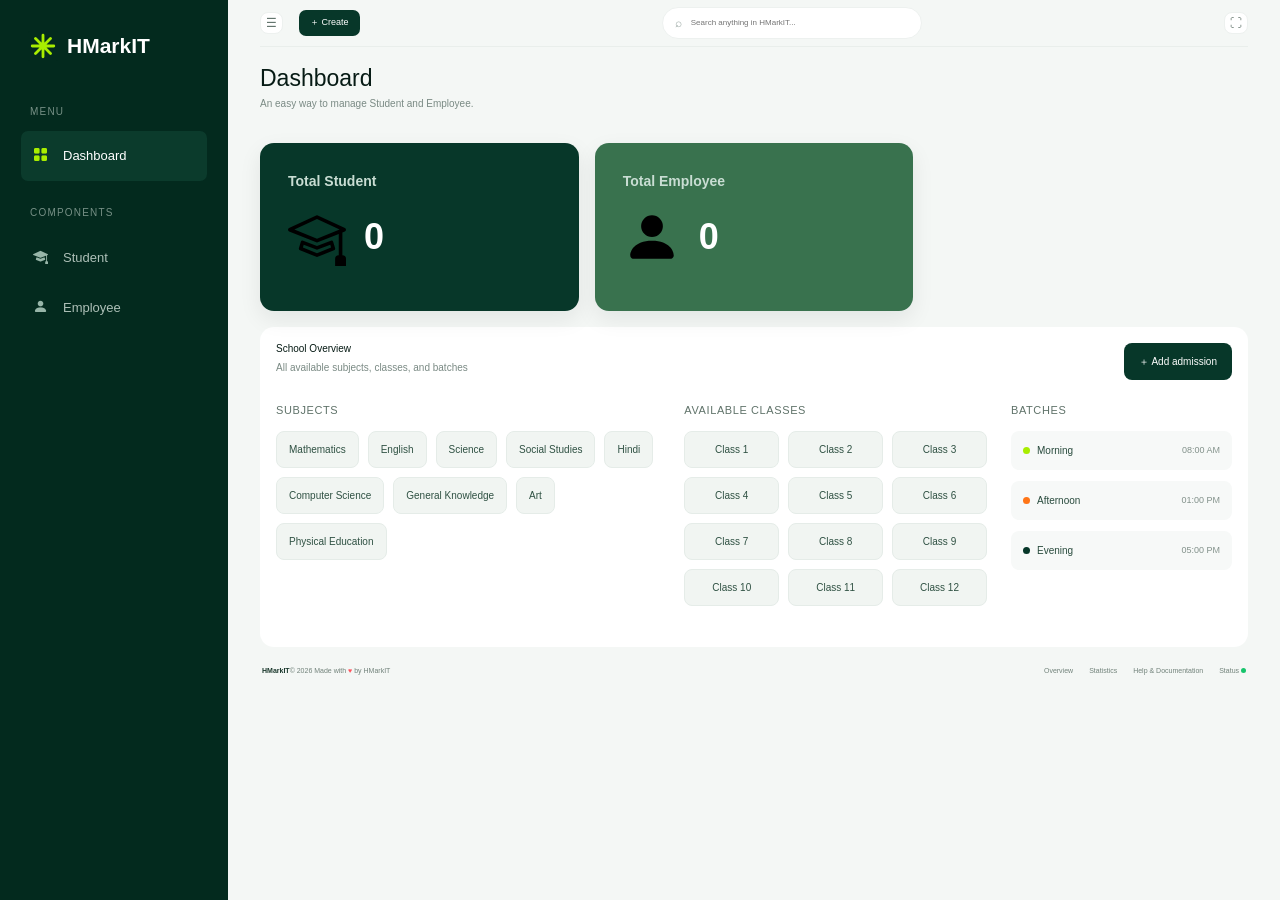
<file: frantend/index.html>
<!doctype html>
<html lang="en">
  <head>
    <meta charset="UTF-8" />
    <meta name="viewport" content="width=device-width, initial-scale=1.0" />
    <title>Dashbord</title>
    <!-- Bootstrap CSS -->
    <link
      href="https://cdn.jsdelivr.net/npm/bootstrap@5.3.8/dist/css/bootstrap.min.css"
      rel="stylesheet"
      integrity="sha384-sRIl4kxILFvY47J16cr9ZwB07vP4J8+LH7qKQnuqkuIAvNWLzeN8tE5YBujZqJLB"
      crossorigin="anonymous"
    />
    <link rel="stylesheet" href="https://cdn.jsdelivr.net/npm/bootstrap-icons@1.11.3/font/bootstrap-icons.css" />
    <link rel="stylesheet" href="./css/index.css" />
  </head>
  <body>
    <div class="app-shell">
      <aside class="sidebar">
        <a class="brand" href="./index.html"><img class="brand-mark" src="./assets/images/hmarkit-mark.svg" alt="HMarkIT" /> HMarkIT</a>
        <nav aria-label="Main navigation">
          <p class="nav-label">Menu</p>
          <a class="nav-link active" href="./index.html"><i class="bi bi-grid-fill"></i> Dashboard</a>
          <p class="nav-label">Components</p>
          <a class="nav-link" href="./student.html"><i class="bi bi-mortarboard-fill"></i> Student</a>
          <a class="nav-link" href="./emp.html"><i class="bi bi-person-fill"></i> Employee</a>
        </nav>
      </aside>
      <main class="main-content" id="dashboard">
        <header class="topbar d-flex align-items-center gap-3">
          <button
            class="icon-button menu-toggle"
            aria-label="Toggle navigation"
          >
            ☰</button
          ><button class="create-button">＋ Create</button
          ><label class="search-box d-none d-md-flex mx-auto"
            ><span>⌕</span
            ><input
              type="search"
              placeholder="Search anything in HMarkIT..."
              aria-label="Search"
          /></label>
          <div class="topbar-actions d-flex align-items-center gap-2">
            <button class="icon-button">⛶</button>
          </div>
        </header>
        <section
          class="page-heading d-flex justify-content-between align-items-end gap-3"
        >
          <div>
            <h1>Dashboard</h1>
            <p>An easy way to manage Student and Employee.</p>
          </div>

        </section>

        <section class="row g-3 onboarding-overview">
          <article class="col-12 col-sm-4">
            <div class="summary-card student-card card card-stat">
              <span class="summary-heading" >Total Student</span>
              <div class="summary-body"><img src="./assets/images/mortarboard.svg" alt="Student logo"><strong id="totalStudent">0</strong></div>
            </div>
          </article>
          <article class="col-12 col-sm-4">
              <div class="summary-card employee-card card card-stat">
                <span class="summary-heading">Total Employee</span>
                <div class="summary-body"><img src="./assets/images/person-fill.svg" alt="Employee logo"><strong id="totalEmployee">0</strong></div>
            </div>
          </article>
          <article class="col-12">
            <div class="panel catalog-panel">
              <div class="catalog-heading"><div><h2>School Overview</h2><p>All available subjects, classes, and batches</p></div><a class="catalog-action" href="./stdform.html">＋ Add admission</a></div>
              <div class="row g-4">
                <div class="col-12 col-lg-5"><h3>Subjects</h3><div class="catalog-tags"><span>Mathematics</span><span>English</span><span>Science</span><span>Social Studies</span><span>Hindi</span><span>Computer Science</span><span>General Knowledge</span><span>Art</span><span>Physical Education</span></div></div>
                <div class="col-12 col-lg-4"><h3>Available Classes</h3><div class="class-grid"><span>Class 1</span><span>Class 2</span><span>Class 3</span><span>Class 4</span><span>Class 5</span><span>Class 6</span><span>Class 7</span><span>Class 8</span><span>Class 9</span><span>Class 10</span><span>Class 11</span><span>Class 12</span></div></div>
                <div class="col-12 col-lg-3"><h3>Batches</h3><div class="batch-list"><span><i class="morning"></i> Morning <b>08:00 AM</b></span><span><i class="afternoon"></i> Afternoon <b>01:00 PM</b></span><span><i class="evening"></i> Evening <b>05:00 PM</b></span></div></div>
              </div>
            </div>
          </article>
        </section>
        <footer class="d-flex align-items-left">
          <strong> HMarkIT</strong
          ><span>© 2026 Made with <b>♥</b> by HMarkIT</span>
          <nav class="ms-auto d-flex gap-3">
            <a href="#dashboard">Overview</a><a href="#revenue">Statistics</a
            ><a href="#dashboard">Help &amp; Documentation</a
            ><a href="#dashboard">Status <i></i></a>
          </nav>
        </footer>
      </main>
    </div>
    <script
      src="https://cdn.jsdelivr.net/npm/bootstrap@5.3.8/dist/js/bootstrap.bundle.min.js"
      integrity="sha384-FKyoEForCGlyvwx9Hj09JcYn3nv7wiPVlz7YYjWjR9"
      crossorigin="anonymous"
    ></script>
    <script src="./js/api/studentApi.js"></script>
    <script src="./js/api/employeeApi.js"></script>
    <script src="./js/index.js"></script>
  </body>
</html>
</file>
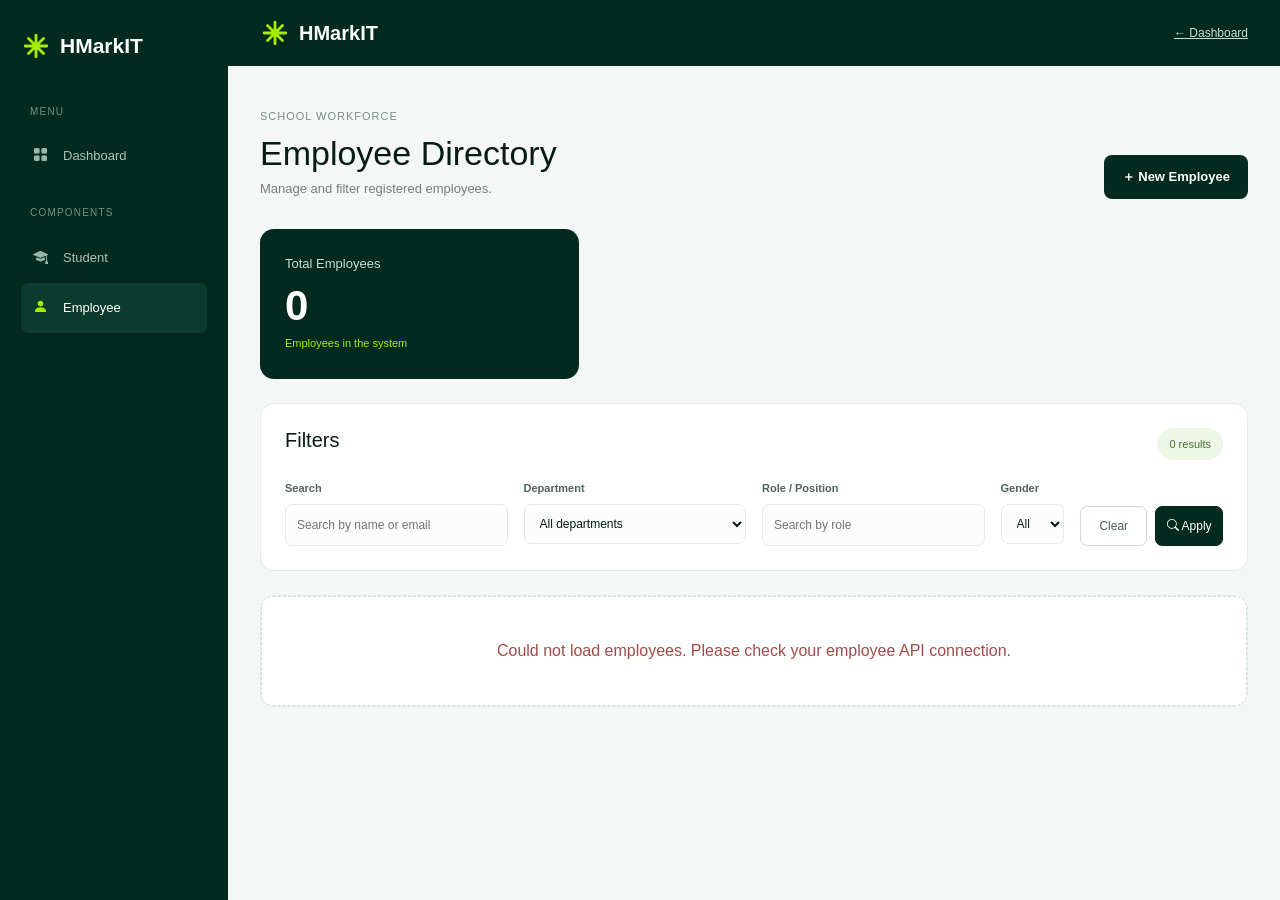
<file: frantend/emp.html>
<!doctype html>
<html lang="en">
  <head>
    <meta charset="UTF-8" />
    <meta name="viewport" content="width=device-width, initial-scale=1.0" />
    <title>Employees | HMarkIT</title>
    <link href="https://cdn.jsdelivr.net/npm/bootstrap@5.3.8/dist/css/bootstrap.min.css" rel="stylesheet" crossorigin="anonymous" />
    <link href="https://cdn.jsdelivr.net/npm/bootstrap-icons@1.11.3/font/bootstrap-icons.css" rel="stylesheet" />
    <link rel="stylesheet" href="./css/student.css" />
    <link rel="stylesheet" href="./css/student-table.css" />
  </head>
  <body>
    <div class="student-layout">
      <aside class="student-sidebar">
        <a class="student-sidebar-brand" href="./index.html"><img src="./assets/images/hmarkit-mark.svg" alt="HMarkIT" /> HMarkIT</a>
        <p>Menu</p>
        <a href="./index.html"><i class="bi bi-grid-fill"></i> Dashboard</a>
        <p>Components</p>
        <a href="./student.html"><i class="bi bi-mortarboard-fill"></i> Student</a>
        <a class="active" href="./emp.html"><i class="bi bi-person-fill"></i> Employee</a>
      </aside>
      <div class="student-page">
        <header class="student-topbar">
          <a class="student-brand" href="./index.html"><img src="./assets/images/hmarkit-mark.svg" alt="HMarkIT" /> HMarkIT</a>
          <a class="back-link" href="./index.html">← Dashboard</a>
        </header>

        <main class="container-fluid student-main">
          <div class="page-title-row">
            <div>
              <p class="eyebrow">School workforce</p>
              <h1>Employee Directory</h1>
              <p class="subtitle">Manage and filter registered employees.</p>
            </div>
            <a class="new-student-button text-decoration-none" href="./empform.html">＋ New Employee</a>
          </div>

          <section class="row g-3 mb-4" aria-label="Employee summary">
            <div class="col-12 col-md-4">
              <div class="student-stat">
                <span>Total Employees</span>
                <strong id="totalEmployees">0</strong>
                <small>Employees in the system</small>
              </div>
            </div>
          </section>

          <section class="filter-panel" aria-label="Filter employees">
            <div class="filter-heading">
              <div><h2>Filters</h2></div>
              <span id="resultCount">0 results</span>
            </div>
            <div class="row g-3">
              <div class="col-12 col-lg-3">
                <label for="employeeSearch">Search</label>
                <input id="employeeSearch" type="search" placeholder="Search by name or email" />
              </div>
              <div class="col-6 col-lg-3">
                <label for="departmentFilter">Department</label>
                <select id="departmentFilter">
                  <option value="">All departments</option>
                  <option value="Teaching">Teaching</option>
                  <option value="Clenning">Cleaning Staff</option>
                  <option value="Accounts">Accounts</option>
                  <option value="Marketing">Marketing</option>
                  <option value="Sales">Sales</option>
                  <option value="Operations">Operations</option>
                </select>
              </div>
              <div class="col-6 col-lg-3">
                <label for="roleFilter">Role / Position</label>
                <input id="roleFilter" type="search" placeholder="Search by role" />
              </div>
              <div class="col-6 col-lg-1">
                <label for="genderFilter">Gender</label>
                <select id="genderFilter">
                  <option value="">All</option>
                  <option value="Male">Male</option>
                  <option value="Female">Female</option>
                  <option value="Other">Other</option>
                </select>
              </div>
              <div class="col-6 col-lg-2 d-flex align-items-end filter-actions">
                <button class="clear-button" id="clearFilters" type="button">Clear</button>
                <button class="apply-button" id="applyFilters" type="button"><i class="bi bi-search" aria-hidden="true"></i> Apply</button>
              </div>
            </div>
          </section>

          <section id="employeeGrid" class="student-table-panel" aria-live="polite">
            <div class="loading-state">Loading employees...</div>
          </section>
        </main>
      </div>
    </div>
    <script src="./js/api/employeeApi.js"></script>
    <script src="./js/emp.js"></script>
  </body>
</html>
</file>
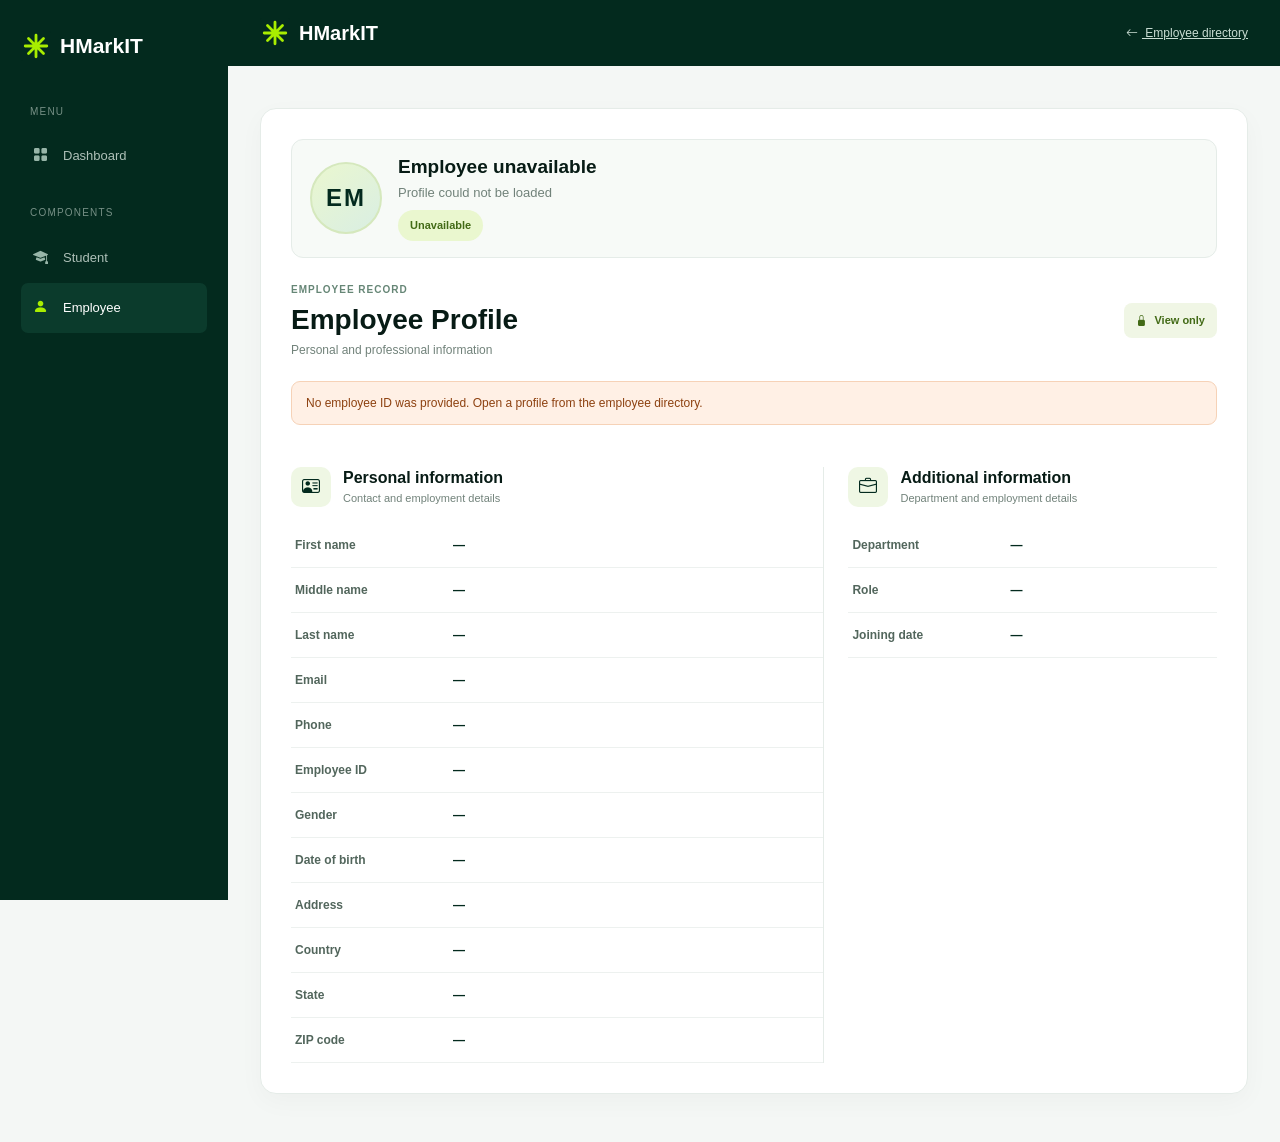
<file: frantend/employeeprofile.html>
<!doctype html>
<html lang="en">
  <head>
    <meta charset="UTF-8" />
    <meta name="viewport" content="width=device-width, initial-scale=1.0" />
    <title>Employee Profile | HMarkIT</title>
    <link href="https://cdn.jsdelivr.net/npm/bootstrap@5.3.8/dist/css/bootstrap.min.css" rel="stylesheet" crossorigin="anonymous" />
    <link href="https://cdn.jsdelivr.net/npm/bootstrap-icons@1.11.3/font/bootstrap-icons.css" rel="stylesheet" />
    <link rel="stylesheet" href="./css/student.css" />
    <link rel="stylesheet" href="./css/student-table.css" />
    <link rel="stylesheet" href="./css/student-profile.css" />
  </head>
  <body>
    <div class="student-layout">
      <aside class="student-sidebar">
        <a class="student-sidebar-brand" href="./index.html"><img src="./assets/images/hmarkit-mark.svg" alt="" /> HMarkIT</a>
        <p>Menu</p>
        <a href="./index.html"><i class="bi bi-grid-fill"></i> Dashboard</a>
        <p>Components</p>
        <a href="./student.html"><i class="bi bi-mortarboard-fill"></i> Student</a>
        <a class="active" href="./emp.html"><i class="bi bi-person-fill"></i> Employee</a>
      </aside>

      <div class="student-page profile-page">
        <header class="student-topbar profile-topbar">
          <a class="student-brand" href="./index.html"><img src="./assets/images/hmarkit-mark.svg" alt="" /> HMarkIT</a>
          <a class="back-link" href="./emp.html"><i class="bi bi-arrow-left me-1"></i> Employee directory</a>
        </header>

        <main class="container-fluid student-main profile-main">
          <div class="profile-layout">
            <section class="profile-content" aria-labelledby="profileHeading">
              <div class="profile-identity">
                <div class="profile-avatar" id="profileAvatar" aria-hidden="true">EM</div>
                <div>
                  <h2 class="profile-name" id="profileName">Loading employee...</h2>
                  <p class="profile-subtitle" id="profileAcademic">Employee</p>
                  <span class="profile-status" id="profileStatus">Loading</span>
                </div>
              </div>

              <div class="profile-heading-row">
                <div>
                  <p class="profile-eyebrow">Employee record</p>
                  <h1 id="profileHeading">Employee Profile</h1>
                  <p class="profile-description">Personal and professional information</p>
                </div>
                <span class="read-only-label"><i class="bi bi-lock-fill"></i> View only</span>
              </div>

              <div class="profile-message" id="profileMessage" role="status" aria-live="polite">Loading employee profile...</div>

              <div class="profile-page-content">
                <section aria-labelledby="personalHeading">
                  <div class="profile-section-heading">
                    <span class="profile-heading-icon"><i class="bi bi-person-vcard"></i></span>
                    <div><h2 id="personalHeading">Personal information</h2><p>Contact and employment details</p></div>
                  </div>
                  <dl class="profile-details">
                    <div class="detail-row"><dt>First name</dt><dd id="firstName">—</dd></div>
                    <div class="detail-row"><dt>Middle name</dt><dd id="middleName">—</dd></div>
                    <div class="detail-row"><dt>Last name</dt><dd id="lastName">—</dd></div>
                    <div class="detail-row"><dt>Email</dt><dd id="email">—</dd></div>
                    <div class="detail-row"><dt>Phone</dt><dd id="phone">—</dd></div>
                    <div class="detail-row"><dt>Employee ID</dt><dd id="employeeId">—</dd></div>
                    <div class="detail-row"><dt>Gender</dt><dd id="gender">—</dd></div>
                    <div class="detail-row"><dt>Date of birth</dt><dd id="dob">—</dd></div>
                    <div class="detail-row"><dt>Address</dt><dd id="address">—</dd></div>
                    <div class="detail-row"><dt>Country</dt><dd id="country">—</dd></div>
                    <div class="detail-row"><dt>State</dt><dd id="state">—</dd></div>
                    <div class="detail-row"><dt>ZIP code</dt><dd id="zip">—</dd></div>
                  </dl>
                </section>

                <section class="academic-profile-section" aria-labelledby="professionalHeading">
                  <div class="profile-section-heading">
                    <span class="profile-heading-icon"><i class="bi bi-briefcase"></i></span>
                    <div><h2 id="professionalHeading">Additional information</h2><p>Department and employment details</p></div>
                  </div>
                  <dl class="profile-details">
                    <div class="detail-row"><dt>Department</dt><dd id="department">—</dd></div>
                    <div class="detail-row"><dt>Role</dt><dd id="role">—</dd></div>
                    <div class="detail-row"><dt>Joining date</dt><dd id="joiningDate">—</dd></div>
                  </dl>
                  <div id="employeeAcademicRows" hidden>
                    <dl class="profile-details">
                      <div class="detail-row"><dt>Class</dt><dd id="academicClassName">—</dd></div>
                      <div class="detail-row"><dt>Division</dt><dd id="academicDivision">—</dd></div>
                      <div class="detail-row"><dt>Batch</dt><dd id="academicBatch">—</dd></div>
                      <div class="detail-row"><dt>Subjects</dt><dd id="academicSubjects">—</dd></div>
                    </dl>
                  </div>
                </section>
              </div>
            </section>
          </div>
        </main>
      </div>
    </div>

    <script src="./js/api/employeeApi.js"></script>
    <script src="./js/employee-profile.js"></script>
  </body>
</html>
</file>
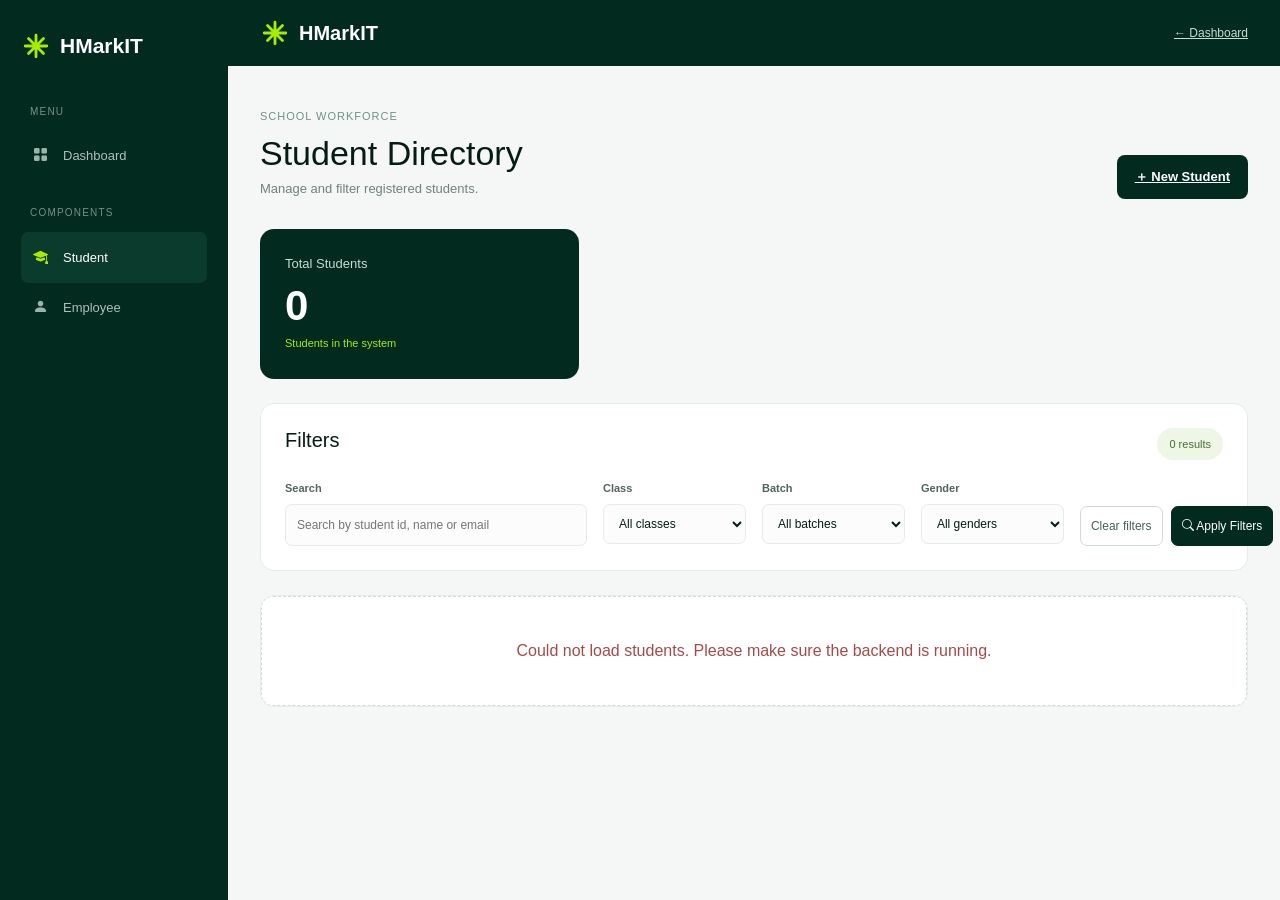
<file: frantend/student.html>
<!doctype html>
<html lang="en">
  <head>
    <meta charset="UTF-8" />
    <meta name="viewport" content="width=device-width, initial-scale=1.0" />
    <title>Students | HMarkIT</title>
    <link href="https://cdn.jsdelivr.net/npm/bootstrap@5.3.8/dist/css/bootstrap.min.css" rel="stylesheet" crossorigin="anonymous" />
    <link href="https://cdn.jsdelivr.net/npm/bootstrap-icons@1.11.3/font/bootstrap-icons.css" rel="stylesheet" />
    <link rel="stylesheet" href="./css/student.css" />
    <link rel="stylesheet" href="./css/student-table.css" />
  </head>
  <body>
    <div class="student-layout">
      <aside class="student-sidebar">
        <a class="student-sidebar-brand" href="./index.html"><img src="./assets/images/hmarkit-mark.svg" alt="HMarkIT" /> HMarkIT</a>
        <p>Menu</p>
        <a href="./index.html"><i class="bi bi-grid-fill"></i> Dashboard</a>
        <p>Components</p>
        <a class="active" href="./student.html"><i class="bi bi-mortarboard-fill"></i> Student</a>
        <a href="./emp.html"><i class="bi bi-person-fill"></i> Employee</a>
      </aside>
      <div class="student-page">
      <header class="student-topbar">
        <a class="student-brand" href="./index.html"><img src="./assets/images/hmarkit-mark.svg" alt="HMarkIT" /> HMarkIT</a>
        <a class="back-link" href="./index.html">← Dashboard</a>
      </header>

      <main class="container-fluid student-main">
        <div class="page-title-row">
          <div>
            <p class="eyebrow">School workforce</p>
            <h1>Student Directory</h1>
            <p class="subtitle">Manage and filter registered students.</p>
          </div>
          <a class="new-student-button" href="./stdform.html">＋ New Student</a>
        </div>

        <section class="row g-3 mb-4" aria-label="Student summary">
          <div class="col-12 col-md-4"><div class="student-stat"><span>Total Students</span><strong id="totalStudents">0</strong><small>Students in the system</small></div></div>
        </section>

        <section class="filter-panel" aria-label="Filter students">
          <div class="filter-heading"><div><h2>Filters</h2></div><span id="resultCount">0 results</span></div>
          <div class="row g-3">
            <div class="col-12 col-lg-4"><label for="studentSearch">Search</label><input id="studentSearch" type="search" placeholder="Search by student id, name or email" /></div>
            <div class="col-6 col-lg-2"><label for="classFilter">Class</label><select id="classFilter"><option value="">All classes</option><option>1</option><option>2</option><option>3</option><option>4</option><option>5</option><option>6</option><option>7</option><option>8</option><option>9</option><option>10</option><option>11</option><option>12</option></select></div>
            <div class="col-6 col-lg-2"><label for="batchFilter">Batch</label><select id="batchFilter"><option value="">All batches</option><option>Morning</option><option>Afternoon</option><option>Evening</option></select></div>
            <div class="col-6 col-lg-2"><label for="genderFilter">Gender</label><select id="genderFilter"><option value="">All genders</option><option>Male</option><option>Female</option><option>Other</option></select></div>
            <div class="col-6 col-lg-2 d-flex align-items-end filter-actions"><button class="clear-button" id="clearFilters" type="button">Clear filters</button><button class="apply-button" id="applyFilters" type="button"><i class="bi bi-search" aria-hidden="true"></i> Apply Filters</button></div>
          </div>
        </section>

        <section id="studentGrid" class="student-table-panel" aria-live="polite"><div class="loading-state">Loading students...</div></section>
      </main>
      </div>
    </div>
    <script src="./js/api/studentApi.js"></script>
    <script src="./js/student.js"></script>
  </body>
</html>
</file>
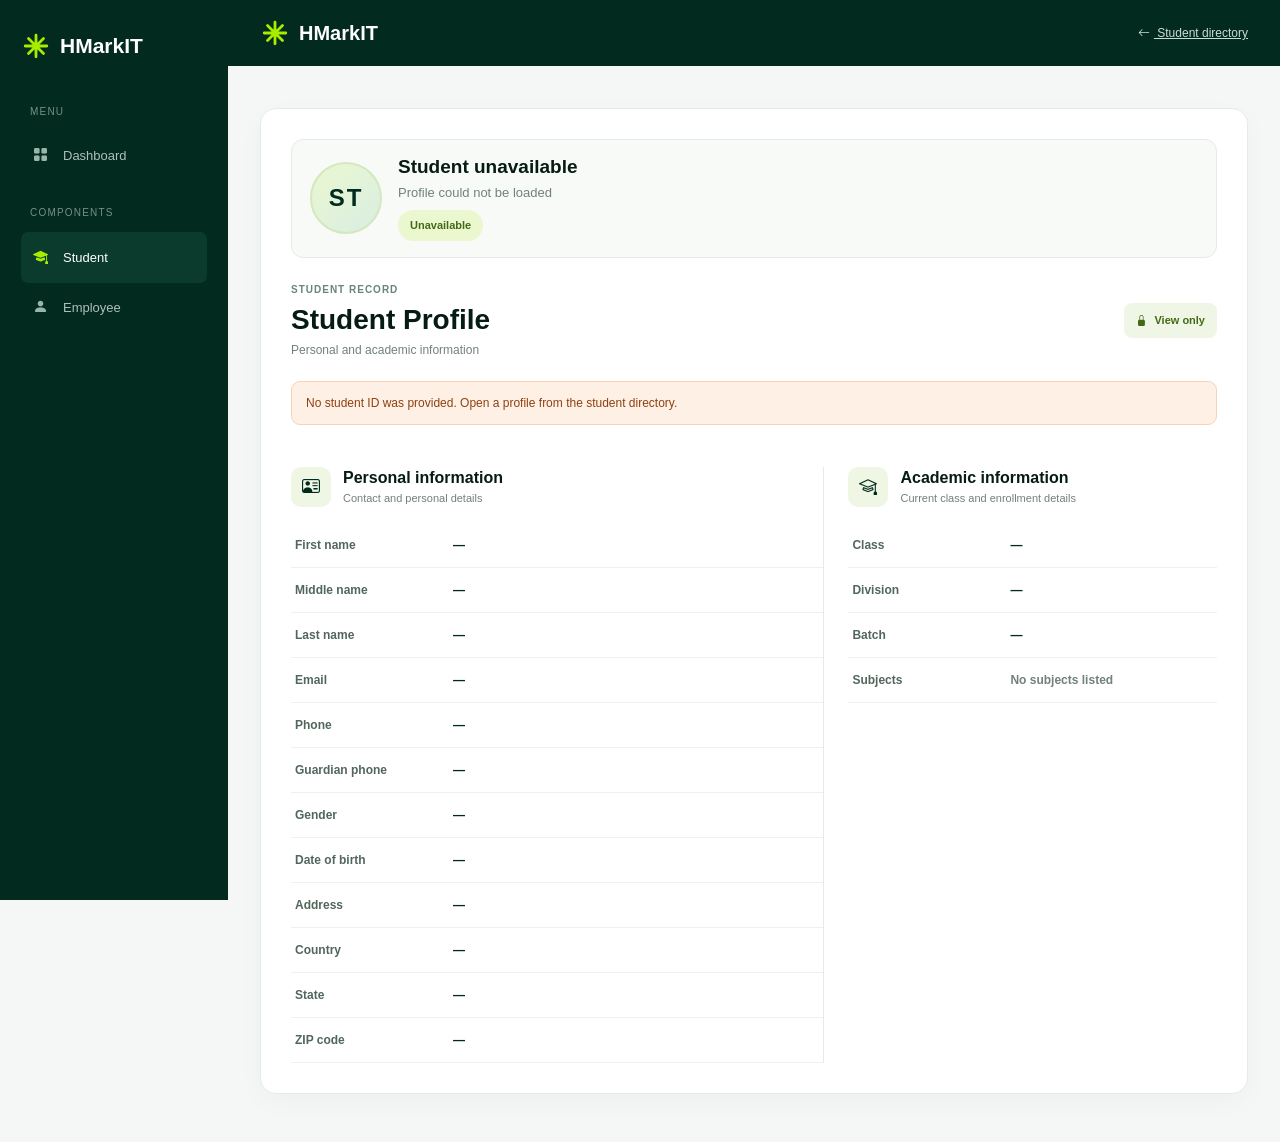
<file: frantend/studentprofile.html>
<!doctype html>
<html lang="en">
  <head>
    <meta charset="UTF-8" />
    <meta name="viewport" content="width=device-width, initial-scale=1.0" />
    <title>Student Profile | HMarkIT</title>
    <link href="https://cdn.jsdelivr.net/npm/bootstrap@5.3.8/dist/css/bootstrap.min.css" rel="stylesheet" crossorigin="anonymous" />
    <link href="https://cdn.jsdelivr.net/npm/bootstrap-icons@1.11.3/font/bootstrap-icons.css" rel="stylesheet" />
    <link rel="stylesheet" href="./css/student.css" />
    <link rel="stylesheet" href="./css/student-table.css" />
    <link rel="stylesheet" href="./css/student-profile.css" />
  </head>
  <body>
    <div class="student-layout">
      <aside class="student-sidebar">
        <a class="student-sidebar-brand" href="./index.html"><img src="./assets/images/hmarkit-mark.svg" alt="" /> HMarkIT</a>
        <p>Menu</p>
        <a href="./index.html"><i class="bi bi-grid-fill"></i> Dashboard</a>
        <p>Components</p>
        <a class="active" href="./student.html"><i class="bi bi-mortarboard-fill"></i> Student</a>
        <a href="./emp.html"><i class="bi bi-person-fill"></i> Employee</a>
      </aside>

      <div class="student-page profile-page">
        <header class="student-topbar profile-topbar">
          <a class="student-brand" href="./index.html"><img src="./assets/images/hmarkit-mark.svg" alt="" /> HMarkIT</a>
          <a class="back-link" href="./student.html"><i class="bi bi-arrow-left me-1"></i> Student directory</a>
        </header>

        <main class="container-fluid student-main profile-main">
          <div class="profile-layout">
            <section class="profile-content" aria-labelledby="profileHeading">
              <div class="profile-identity">
                <div class="profile-avatar" id="profileAvatar" aria-hidden="true">ST</div>
                <div>
                  <h2 class="profile-name" id="profileName">Loading student...</h2>
                  <p class="profile-subtitle" id="profileAcademic">Student</p>
                  <span class="profile-status" id="profileStatus">Loading</span>
                </div>
              </div>

              <div class="profile-heading-row">
                <div>
                  <p class="profile-eyebrow">Student record</p>
                  <h1 id="profileHeading">Student Profile</h1>
                  <p class="profile-description">Personal and academic information</p>
                </div>
                <span class="read-only-label"><i class="bi bi-lock-fill"></i> View only</span>
              </div>

              <div class="profile-message" id="profileMessage" role="status" aria-live="polite">Loading student profile...</div>

              <div class="profile-page-content">
                <section aria-labelledby="personalHeading">
                  <div class="profile-section-heading">
                    <span class="profile-heading-icon"><i class="bi bi-person-vcard"></i></span>
                    <div><h2 id="personalHeading">Personal information</h2><p>Contact and personal details</p></div>
                  </div>
                  <dl class="profile-details">
                    <div class="detail-row"><dt>First name</dt><dd id="firstName">—</dd></div>
                    <div class="detail-row"><dt>Middle name</dt><dd id="middleName">—</dd></div>
                    <div class="detail-row"><dt>Last name</dt><dd id="lastName">—</dd></div>
                    <div class="detail-row"><dt>Email</dt><dd id="email">—</dd></div>
                    <div class="detail-row"><dt>Phone</dt><dd id="phone">—</dd></div>
                    <div class="detail-row"><dt>Guardian phone</dt><dd id="guardianPhone">—</dd></div>
                    <div class="detail-row"><dt>Gender</dt><dd id="gender">—</dd></div>
                    <div class="detail-row"><dt>Date of birth</dt><dd id="dob">—</dd></div>
                    <div class="detail-row"><dt>Address</dt><dd id="address">—</dd></div>
                    <div class="detail-row"><dt>Country</dt><dd id="country">—</dd></div>
                    <div class="detail-row"><dt>State</dt><dd id="state">—</dd></div>
                    <div class="detail-row"><dt>ZIP code</dt><dd id="zip">—</dd></div>
                  </dl>
                </section>

                <section class="academic-profile-section" aria-labelledby="academicHeading">
                  <div class="profile-section-heading">
                    <span class="profile-heading-icon"><i class="bi bi-mortarboard"></i></span>
                    <div><h2 id="academicHeading">Academic information</h2><p>Current class and enrollment details</p></div>
                  </div>
                  <dl class="profile-details academic-details">
                    <div class="detail-row"><dt>Class</dt><dd id="className">—</dd></div>
                    <div class="detail-row"><dt>Division</dt><dd id="division">—</dd></div>
                    <div class="detail-row"><dt>Batch</dt><dd id="batch">—</dd></div>
                    <div class="detail-row">
                      <dt>Subjects</dt>
                      <dd><div class="subject-list" id="subjectList"><span class="empty-subjects">No subjects listed</span></div></dd>
                    </div>
                  </dl>
                </section>
              </div>
            </section>
          </div>
        </main>
      </div>
    </div>

    <script src="./js/api/studentApi.js"></script>
    <script src="./js/student-profile.js"></script>
  </body>
</html>
</file>
<file: frantend/css/index.css>
:root {
  --ink: #071b15;
  --muted: #7a8a84;
  --surface: #fff;
  --canvas: #f4f7f5;
  --line: #edf1ef;
  --lime: #a8ed00;
  --dark-lime: #073729;
  --orange: #ff7517;
  --red: #ff545d;
}
* {
  box-sizing: border-box;
}
body {
  margin: 0;
  background: var(--canvas);
  color: var(--ink);
  font-family: "Trebuchet MS", "Segoe UI", sans-serif;
  font-size: 12px;
}
button,
input {
  font: inherit;
}
a {
  color: inherit;
  text-decoration: none;
}
.app-shell {
  min-height: 100vh;
}
.sidebar {
  background: #032a1e;
  color: #cbd8d2;
  width: 228px;
  flex: 0 0 228px;
  padding: 30px 21px 24px;
  display: flex;
  flex-direction: column;
  position: fixed;
  inset: 0 auto 0 0;
  z-index: 5;
  transition: width 0.25s ease, padding 0.25s ease;
}
.sidebar.is-collapsed {
  padding-left: 14px;
  padding-right: 14px;
  width: 76px;
}
.sidebar.is-collapsed .brand {
  font-size: 0;
  text-align: center;
}
.sidebar.is-collapsed .brand-mark {
  margin-right: 0;
}
.sidebar.is-collapsed .nav-label,
.sidebar.is-collapsed .nav-link,
.sidebar.is-collapsed .profile-card div,
.sidebar.is-collapsed .profile-card > span:last-child {
  font-size: 0;
}
.sidebar.is-collapsed .nav-link {
  justify-content: center;
}
.sidebar.is-collapsed .nav-link span {
  font-size: 18px;
}
.sidebar.is-collapsed .profile-card {
  justify-content: center;
}
.brand {
  align-items: center;
  color: #fff;
  display: flex;
  font-size: 21px;
  font-weight: 700;
  gap: 9px;
  white-space: nowrap;
  margin: 0 7px 42px;
}
.brand-mark {
  display: block;
  height: 30px;
  width: 30px;
}
.nav-label {
  color: #779086;
  font-size: 10px;
  letter-spacing: 1.2px;
  text-transform: uppercase;
  margin: 0 9px 12px;
}
.nav-label:not(:first-child) {
  margin-top: 24px;
}
.nav-link {
  display: flex;
  align-items: center;
  gap: 13px;
  border-radius: 7px;
  color: #aec0b8;
  padding: 14px 10px;
  margin: 0;
  font-size: 13px;
  transition: 0.2s ease;
}
.nav-link:hover,
.nav-link.active {
  background: #0b3b2c;
  color: #fff;
}
.nav-link span {
  color: #97b5a8;
  font-size: 19px;
  width: 19px;
  text-align: center;
}
.nav-link.active span {
  color: var(--lime);
}
.nav-link i {
  color: #97b5a8;
  font-size: 15px;
  text-align: center;
  width: 19px;
}
.nav-link.active i {
  color: var(--lime);
}
.profile-card {
  border: 1px solid #1d493c;
  border-radius: 9px;
  display: flex;
  align-items: center;
  gap: 10px;
  padding: 12px 9px;
  margin-top: auto;
  color: #fff;
  font-size: 12px;
}
.profile-card small {
  display: block;
  color: #8ba49a;
  font-size: 10px;
  margin-top: 3px;
}
.avatar {
  align-items: center;
  background: linear-gradient(145deg, #e4aa7f, #26302b);
  border-radius: 50%;
  color: #fff;
  display: inline-flex;
  flex: 0 0 23px;
  font-size: 7px;
  font-weight: 700;
  height: 23px;
  justify-content: center;
}
.avatar.small {
  height: 20px;
  width: 20px;
  flex-basis: 20px;
}
.main-content {
  min-width: 0;
  margin-left: 228px;
  padding: 0 32px;
  transition: margin-left 0.25s ease;
}
.main-content.sidebar-collapsed {
  margin-left: 76px;
}
.topbar {
  border-bottom: 1px solid #e9eeeb;
  height: 47px;
}
.icon-button {
  background: #fff;
  border: 1px solid var(--line);
  border-radius: 8px;
  color: #64766e;
  cursor: pointer;
  height: 22px;
  min-width: 22px;
  padding: 0 5px;
}
.create-button {
  background: var(--dark-lime);
  border: 0;
  border-radius: 7px;
  color: #fff;
  cursor: pointer;
  font-size: 9px;
  padding: 6px 11px;
}
.search-box {
  align-items: center;
  background: #fff;
  border: 1px solid var(--line);
  border-radius: 20px;
  color: #94a29d;
  gap: 7px;
  max-width: 260px;
  padding: 6px 12px;
  width: 33%;
}
.search-box input {
  border: 0;
  outline: 0;
  width: 100%;
  font-size: 8px;
}
.notification {
  position: relative;
}
.notification i {
  background: #13c76d;
  border: 2px solid #fff;
  border-radius: 50%;
  height: 6px;
  position: absolute;
  right: 2px;
  top: 2px;
  width: 6px;
}
.user-chip {
  align-items: center;
  display: flex;
  gap: 5px;
  font-size: 8px;
  white-space: nowrap;
}
.page-heading {
  padding: 18px 0 16px;
}
.page-heading .date-picker {
  display: none;
}
.page-heading h1 {
  font-size: 23px;
  margin: 0 0 3px;
}
.page-heading p {
  color: var(--muted);
  font-size: 10px;
  margin: 0;
}
.date-picker {
  background: #fff;
  border: 1px solid var(--line);
  border-radius: 17px;
  color: #33433c;
  font-size: 8px;
  padding: 8px 12px;
  white-space: nowrap;
}
.update-card,
.metric-card,
.panel,
.promo-card {
  border-radius: 14px;
  overflow: hidden;
}
.update-card {
  background: var(--dark-lime);
  color: #fff;
  min-height: 129px;
  padding: 16px;
  position: relative;
}
.status-pill {
  background: #195541;
  border-radius: 12px;
  color: var(--lime);
  display: inline-block;
  font-size: 7px;
  padding: 5px 7px;
}
.update-card small {
  color: #8aaea0;
  display: block;
  font-size: 7px;
  margin-top: 13px;
}
.update-card h2 {
  font-size: 10px;
  margin: 7px 0 0;
}
.update-card a {
  bottom: 16px;
  color: var(--lime);
  font-size: 8px;
  font-weight: 700;
  position: absolute;
}
.spark-symbol {
  bottom: 3px;
  color: var(--lime);
  font-size: 67px;
  line-height: 0.75;
  position: absolute;
  right: 5px;
  transform: rotate(14deg);
}
.metric-card {
  background: #fff;
  min-height: 129px;
  padding: 16px 15px 0;
  position: relative;
}
.card-kicker {
  color: #74827d;
  font-size: 8px;
}
.card-kicker span,
.panel-heading > span,
.performance-panel h2 span {
  float: right;
  letter-spacing: 1px;
}
.metric-card > strong {
  display: block;
  font-size: 20px;
  margin: 15px 0 5px;
}
.metric-card small {
  font-size: 7px;
}
.positive {
  color: #18a85d;
}
.negative {
  color: #f04b58;
}
.mini-chart {
  bottom: 0;
  height: 34px;
  left: 0;
  position: absolute;
  right: 0;
}
.income-chart {
  background:
    linear-gradient(
      170deg,
      transparent 43%,
      #1bc36d 44%,
      #1bc36d 46%,
      transparent 47%
    ),
    linear-gradient(
      8deg,
      transparent 48%,
      #1bc36d 49%,
      #1bc36d 51%,
      transparent 52%
    );
}
.return-chart {
  background:
    linear-gradient(
      176deg,
      transparent 46%,
      var(--red) 47%,
      var(--red) 49%,
      transparent 50%
    ),
    linear-gradient(
      6deg,
      transparent 51%,
      var(--red) 52%,
      var(--red) 54%,
      transparent 55%
    );
}
.content-grid {
  margin-bottom: 0;
}
.legacy-dashboard {
  display: none !important;
}
.onboarding-overview {
  margin-top: 0;
}
.summary-card {
  align-items: flex-start;
  border-radius: 14px;
  color: #fff;
  display: flex;
  flex-direction: column;
  gap: clamp(8px, 2vw, 16px);
  min-height: clamp(110px, 20vw, 168px);
  min-width: 0;
  padding: clamp(12px, 2.5vw, 28px);
  position: relative;
}
.summary-card img {
  flex: 0 0 auto;
  background: transparent;
  height: clamp(32px, 5vw, 58px);
  margin: 0;
  object-fit: contain;
  width: clamp(32px, 5vw, 58px);
}
.summary-card strong {
  font-size: 36px;
  white-space: nowrap;
}
.summary-heading {
  color: #c9ddd3;
  font-size: 14px;
  font-weight: 600;
}
.summary-body {
  align-items: center;
  display: flex;
  gap: clamp(8px, 2vw, 18px);
  min-width: 0;
}
.card-stat {
  border: 0;
  box-shadow: 0 8px 22px rgba(7, 27, 21, 0.08);
}
.student-card {
  background: var(--dark-lime);
}
.employee-card {
  background: #39724e;
}
.summary-icon {
  align-items: center;
  background: #ffffff22;
  border: 1px solid #ffffff44;
  border-radius: 12px;
  display: flex;
  font-size: 32px;
  height: 68px;
  justify-content: center;
  flex: 0 0 68px;
  width: 68px;
}
.summary-icon img {
  height: 39px;
  object-fit: contain;
  width: 39px;
}
.summary-details {
  display: flex;
  flex-direction: column;
  flex: 1 1 auto;
  justify-content: center;
  min-width: 0;
}
.summary-card span,
.summary-card strong,
.summary-card small {
  display: block;
}
.summary-card span {
  color: #c9ddd3;
  font-size: 12px;
}
.summary-card .summary-heading {
  font-size: 14px;
}
.summary-card strong {
  font-size: clamp(22px, 4vw, 36px);
  line-height: 1.1;
  margin: 4px 0;
}
.summary-card small {
  color: var(--lime);
  font-size: 10px;
}
.summary-arrow {
  color: var(--lime) !important;
  font-size: 31px !important;
  margin-left: auto;
}
.catalog-panel {
  min-height: 320px;
  padding: 24px;
}
.catalog-heading {
  align-items: flex-start;
  display: flex;
  justify-content: space-between;
  margin-bottom: 24px;
}
.catalog-heading h2 {
  font-size: 20px;
  margin-bottom: 4px;
}
.catalog-heading p {
  color: var(--muted);
  font-size: 10px;
  margin: 0;
}
.catalog-action {
  background: var(--dark-lime);
  border-radius: 8px;
  color: #fff;
  font-size: 10px;
  padding: 11px 15px;
}
.catalog-panel h3 {
  color: #60736a;
  font-size: 11px;
  margin: 0 0 14px;
  text-transform: uppercase;
  letter-spacing: .6px;
}
.catalog-tags {
  display: flex;
  flex-wrap: wrap;
  gap: 9px;
}
.catalog-tags span,
.class-grid span {
  background: #f1f5f2;
  border: 1px solid #e5ece8;
  border-radius: 8px;
  color: #2f5143;
  font-size: 10px;
  padding: 10px 12px;
}
.class-grid {
  display: grid;
  gap: 9px;
  grid-template-columns: repeat(3, 1fr);
}
.class-grid span {
  text-align: center;
}
.batch-list {
  display: grid;
  gap: 11px;
}
.batch-list span {
  align-items: center;
  background: #f7f9f8;
  border-radius: 8px;
  color: #294b3d;
  display: flex;
  font-size: 10px;
  gap: 7px;
  padding: 12px;
}
.batch-list i {
  border-radius: 50%;
  height: 7px;
  width: 7px;
}
.batch-list b {
  color: #82918a;
  font-size: 9px;
  font-weight: 400;
  margin-left: auto;
}
.morning { background: var(--lime); }
.afternoon { background: var(--orange); }
.evening { background: var(--dark-lime); }
.panel {
  background: #fff;
  padding: 16px;
}
.revenue-panel {
  min-height: 203px;
}
.panel-heading {
  align-items: flex-start;
  display: flex;
  justify-content: space-between;
}
.panel h2 {
  font-size: 10px;
  margin: 0 0 5px;
}
.panel-heading strong {
  font-size: 17px;
}
.panel-heading em {
  color: #15af61;
  font-size: 7px;
  font-style: normal;
  font-weight: 400;
  margin-left: 5px;
}
.legend {
  color: #61736a;
  font-size: 7px;
  margin-top: 1px;
}
.legend span {
  border-radius: 50%;
  display: inline-block;
  height: 5px;
  margin: 0 3px 0 8px;
  width: 5px;
}
.income-dot {
  background: var(--dark-lime);
}
.expense-dot {
  background: var(--lime);
}
.bar-chart {
  display: flex;
  height: 127px;
  justify-content: space-around;
  margin-top: 9px;
  padding: 25px 3% 0;
  position: relative;
}
.chart-lines {
  inset: 17px 2% 18px;
  position: absolute;
}
.chart-lines i {
  border-top: 1px dashed #e4ebe7;
  display: block;
  height: 33%;
}
.bar-group {
  align-items: center;
  display: flex;
  gap: 3px;
  height: 95px;
  justify-content: flex-end;
  position: relative;
  width: 7%;
}
.bar-group b {
  background: #073729;
  display: block;
  max-height: 88px;
  min-height: 10px;
  width: 16px;
  z-index: 1;
}
.bar-group b.expense {
  background: var(--lime);
}
.bar-group small {
  bottom: -16px;
  color: #789087;
  font-size: 6px;
  position: absolute;
}
.performance-panel {
  min-height: 302px;
}
.performance-panel h2 {
  margin-bottom: 27px;
}
.donut {
  align-items: center;
  background: conic-gradient(
    var(--lime) 0 64%,
    #062b20 64% 82%,
    var(--orange) 82% 100%
  );
  border-radius: 50%;
  display: flex;
  height: 124px;
  justify-content: center;
  margin: 0 auto 29px;
  position: relative;
  width: 124px;
}
.donut:after {
  background: #fff;
  border-radius: 50%;
  content: "";
  height: 91px;
  position: absolute;
  width: 91px;
}
.donut div {
  position: relative;
  text-align: center;
  z-index: 1;
}
.donut strong,
.donut small {
  display: block;
}
.donut strong {
  font-size: 13px;
}
.donut small {
  color: #76857f;
  font-size: 6px;
  margin-top: 3px;
}
.donut-legend {
  background: #f4f7f5;
  border-radius: 7px;
  display: flex;
  justify-content: space-around;
  padding: 8px 4px;
}
.donut-legend span {
  color: #53655c;
  font-size: 6px;
}
.donut-legend i {
  border-radius: 50%;
  display: inline-block;
  height: 5px;
  margin-right: 2px;
  width: 5px;
}
.lime {
  background: var(--lime);
}
.dark {
  background: var(--dark-lime);
}
.orange {
  background: var(--orange);
}
.transactions-panel,
.products-panel {
  min-height: 242px;
}
.transaction-list {
  display: grid;
  gap: 6px;
  margin-top: 13px;
}
.transaction {
  align-items: center;
  background: #f4f6f5;
  border-radius: 8px;
  display: flex;
  gap: 8px;
  padding: 7px 8px;
}
.transaction-icon {
  align-items: center;
  border-radius: 50%;
  color: var(--lime);
  display: flex;
  font-size: 10px;
  height: 24px;
  justify-content: center;
  width: 24px;
}
.spotify,
.slack {
  background: #062f22;
}
.paypal,
.stripe {
  background: #032a1e;
  color: var(--lime);
  font-weight: 700;
}
.transaction div {
  min-width: 0;
}
.transaction strong,
.transaction small {
  display: block;
}
.transaction strong {
  font-size: 8px;
}
.transaction small {
  color: #84918c;
  font-size: 6px;
  margin-top: 2px;
}
.transaction > b {
  font-size: 8px;
  margin-left: auto;
  white-space: nowrap;
}
.progress-item {
  margin-top: 11px;
}
.progress-item > div {
  display: flex;
  justify-content: space-between;
}
.progress-item strong,
.progress-item span {
  font-size: 7px;
}
.progress-item span {
  color: #81908a;
}
.progress-item > i {
  background: #edf1ef;
  border-radius: 4px;
  display: block;
  height: 5px;
  margin-top: 5px;
  overflow: hidden;
}
.progress-item b {
  background: var(--lime);
  border-radius: 4px;
  display: block;
  height: 100%;
}
.progress-item b.soft {
  background: #c9ef68;
}
.progress-item b.orange-bar {
  background: var(--orange);
}
.promo-card {
  background: #dfe8dc;
  min-height: 242px;
  padding: 17px 15px;
  position: relative;
}
.promo-card h2 {
  font-size: 13px;
  line-height: 1.04;
  margin: 0;
  position: relative;
  z-index: 1;
}
.promo-card p {
  color: #607068;
  font-size: 8px;
  line-height: 1.2;
  margin: 10px 0 16px;
  position: relative;
  z-index: 1;
}
.promo-card button {
  background: #062b20;
  border: 0;
  border-radius: 18px;
  color: #fff;
  font-size: 8px;
  font-weight: 700;
  padding: 9px 11px;
  position: relative;
  width: 100%;
  z-index: 1;
}
.promo-card button span {
  color: var(--lime);
  float: right;
  font-size: 13px;
}
.promo-mark {
  bottom: -16px;
  color: var(--lime);
  font-size: 76px;
  position: absolute;
  right: -4px;
  transform: rotate(17deg);
}
footer {
  color: #71827a;
  font-size: 7px;
  padding: 19px 2px 13px;
}
footer strong {
  color: #19372b;
}
footer span b {
  color: var(--red);
}
footer nav i {
  background: #16c46b;
  border-radius: 50%;
  display: inline-block;
  height: 5px;
  width: 5px;
}
@media (max-width: 767.98px) {
  .sidebar {
    box-shadow: 6px 0 18px #032a1e33;
    left: -240px;
    width: 228px;
    transition: left 0.25s ease;
  }
  .sidebar.is-open {
    left: 0;
  }
  .main-content {
    margin-left: 0;
    padding: 0 14px;
  }
  .page-heading {
    align-items: flex-start !important;
    flex-direction: column;
  }
  .date-picker {
    font-size: 7px;
  }
  .user-chip strong,
  .user-chip > span:last-child {
    display: none;
  }
  .legend {
    display: none;
  }
  footer {
    align-items: flex-start !important;
    flex-direction: column;
    gap: 8px;
  }
  footer nav {
    margin-left: 0 !important;
    flex-wrap: wrap;
  }
}
</file>
<file: frantend/css/student.css>
:root {
  --ink: #071b15;
  --muted: #71827a;
  --canvas: #f4f7f5;
  --line: #e5ece8;
  --lime: #a8ed00;
  --dark: #032a1e;
  --surface: #fff;
}
* {
  box-sizing: border-box;
}
body {
  background: var(--canvas);
  color: var(--ink);
  font-family: "Trebuchet MS", "Segoe UI", sans-serif;
  margin: 0;
}
.student-page {
  min-height: 100vh;
}
.student-topbar {
  align-items: center;
  background: var(--dark);
  display: flex;
  justify-content: space-between;
  padding: 18px 5%;
}
.student-brand {
  align-items: center;
  color: #fff;
  display: flex;
  font-size: 20px;
  font-weight: 700;
  gap: 9px;
  text-decoration: none;
}
.student-brand:hover,
.student-brand:focus {
  color: #fff;
  text-decoration: none;
}
.student-brand img {
  height: 30px;
  width: 30px;
}
.back-link {
  color: #c9ddd3;
  font-size: 12px;
}
.student-main {
  padding: 42px 5%;
}
.page-title-row {
  align-items: flex-end;
  display: flex;
  justify-content: space-between;
  margin-bottom: 30px;
}
.eyebrow {
  color: #729087;
  font-size: 11px;
  letter-spacing: 1px;
  margin: 0 0 8px;
  text-transform: uppercase;
}
.page-title-row h1 {
  font-size: 34px;
  margin: 0 0 6px;
}
.subtitle,
.filter-heading p {
  color: var(--muted);
  font-size: 13px;
  margin: 0;
}
.new-student-button {
  background: var(--dark);
  border-radius: 8px;
  color: #fff;
  font-size: 13px;
  font-weight: 700;
  padding: 12px 18px;
}
.new-student-button:hover {
  background: #0b4936;
  color: #fff;
}
.student-stat {
  background: var(--dark);
  border-radius: 14px;
  color: #fff;
  min-height: 150px;
  padding: 25px;
}
.student-stat.secondary {
  background: #39724e;
}
.student-stat span,
.student-stat strong,
.student-stat small {
  display: block;
}
.student-stat span {
  color: #c9ddd3;
  font-size: 13px;
}
.student-stat strong {
  font-size: 42px;
  line-height: 1;
  margin: 12px 0 8px;
}
.student-stat small {
  color: var(--lime);
  font-size: 11px;
}
.filter-panel {
  background: var(--surface);
  border: 1px solid var(--line);
  border-radius: 14px;
  margin-bottom: 24px;
  padding: 24px;
}
.filter-heading {
  align-items: flex-start;
  display: flex;
  justify-content: space-between;
  margin-bottom: 20px;
}
.filter-heading h2 {
  font-size: 20px;
  margin: 0 0 5px;
}
.filter-heading span {
  background: #eef6e5;
  border-radius: 20px;
  color: #477032;
  font-size: 11px;
  padding: 8px 12px;
}
.filter-panel label {
  color: #4e655b;
  display: block;
  font-size: 11px;
  font-weight: 700;
  margin-bottom: 7px;
}
.filter-panel input,
.filter-panel select {
  background: #fbfcfb;
  border: 1px solid var(--line);
  border-radius: 7px;
  color: var(--ink);
  font-size: 12px;
  padding: 11px;
  width: 100%;
}
.filter-panel input:focus,
.filter-panel select:focus {
  border-color: var(--lime);
  box-shadow: 0 0 0 3px #a8ed0033;
  outline: 0;
}
.clear-button {
  background: #fff;
  border: 1px solid #cfdcd5;
  border-radius: 7px;
  color: #476157;
  font-size: 12px;
  padding: 10px;
  width: 100%;
}
.student-grid {
  display: grid;
  gap: 16px;
  grid-template-columns: repeat(auto-fill, minmax(260px, 1fr));
}
.student-card {
  background: #fff;
  border: 1px solid var(--line);
  border-radius: 12px;
  padding: 20px;
  transition:
    box-shadow 0.2s,
    transform 0.2s;
}
.student-card:hover {
  box-shadow: 0 10px 24px #071b1514;
  transform: translateY(-2px);
}
.student-card-header {
  align-items: center;
  display: flex;
  gap: 12px;
  margin-bottom: 18px;
}
.student-avatar {
  align-items: center;
  background: #eaf7cf;
  border-radius: 50%;
  color: #426a16;
  display: flex;
  font-size: 16px;
  font-weight: 700;
  height: 42px;
  justify-content: center;
  width: 42px;
}
.student-card h3 {
  font-size: 16px;
  margin: 0 0 4px;
}
.student-card small {
  color: var(--muted);
  font-size: 11px;
}
.student-details {
  border-top: 1px solid var(--line);
  display: grid;
  gap: 10px;
  grid-template-columns: 1fr 1fr;
  padding-top: 14px;
}
.student-detail span {
  color: var(--muted);
  display: block;
  font-size: 10px;
  margin-bottom: 3px;
}
.student-detail strong {
  font-size: 12px;
}
.empty-state,
.error-state,
.loading-state {
  background: #fff;
  border: 1px dashed #cfdcd5;
  border-radius: 12px;
  color: var(--muted);
  grid-column: 1/-1;
  padding: 42px;
  text-align: center;
}
.error-state {
  color: #a54a4a;
}
@media (max-width: 650px) {
  .student-main {
    padding: 28px 18px;
  }
  .page-title-row {
    align-items: flex-start;
    flex-direction: column;
    gap: 18px;
  }
  .page-title-row h1 {
    font-size: 28px;
  }
  .new-student-button {
    width: 100%;
    text-align: center;
  }
  .student-topbar {
    padding: 15px 18px;
  }
  .student-brand {
    font-size: 17px;
  }
}
</file>
<file: frantend/css/student-table.css>
.student-layout{min-height:100vh}.student-sidebar{background:var(--dark);color:#c9ddd3;display:flex;flex-direction:column;inset:0 auto 0 0;padding:30px 21px;position:fixed;width:228px;z-index:4}.student-sidebar-brand{align-items:center;color:#fff;display:flex;font-size:21px;font-weight:700;gap:9px;margin-bottom:42px}.student-sidebar-brand img{height:30px;width:30px}.student-sidebar p{color:#779086;font-size:10px;letter-spacing:1.2px;margin:0 9px 12px;text-transform:uppercase}.student-sidebar p:not(:first-of-type){margin-top:24px}.student-sidebar a:not(.student-sidebar-brand){border-radius:7px;color:#aec0b8;font-size:13px;padding:14px 10px}.student-sidebar a:not(.student-sidebar-brand):hover,.student-sidebar a.active{background:#0b3b2c;color:#fff}.student-sidebar i{color:#97b5a8;margin-right:12px}.student-sidebar a.active i{color:var(--lime)}.student-page{margin-left:228px}.student-topbar{padding-left:32px;padding-right:32px}.student-main{padding-left:32px;padding-right:32px}.filter-actions{gap:8px}.filter-actions button{flex:1;white-space:nowrap}.apply-button{background:var(--dark);border:1px solid var(--dark);border-radius:7px;color:#fff;font-size:12px;padding:10px;width:100%}.apply-button:hover{background:#0b4936}.student-table-panel{background:#fff;border:1px solid var(--line);border-radius:14px;overflow:hidden}.table-scroll{max-height:680px;overflow:auto}.student-table{border-collapse:collapse;min-width:820px;width:100%}.student-table th{background:#f5f8f6;color:#60736a;font-size:11px;font-weight:700;letter-spacing:.4px;padding:15px 18px;position:sticky;text-align:left;text-transform:uppercase;top:0;white-space:nowrap;z-index:1}.student-table td{border-top:1px solid var(--line);color:#3b574b;font-size:12px;padding:15px 18px;white-space:nowrap}.student-table tbody tr:hover{background:#fbfdfb}.student-table td strong{align-items:center;color:var(--ink);display:flex;gap:10px}.table-avatar{align-items:center;background:#eaf7cf;border-radius:50%;color:#426a16;display:inline-flex;font-size:12px;height:32px;justify-content:center;width:32px}.status-badge{background:#eaf7cf;border-radius:14px;color:#477032;display:inline-block;font-size:10px;padding:6px 10px}.search-control{display:flex}.search-control input{border-bottom-right-radius:0!important;border-top-right-radius:0!important}.search-control button{background:var(--dark);border:1px solid var(--dark);border-radius:0 7px 7px 0;color:#fff;padding:0 15px}.search-control button:hover{background:#0b4936}.empty-state,.error-state,.loading-state{background:#fff;border:1px dashed #cfdcd5;border-radius:12px;color:var(--muted);padding:42px;text-align:center}.error-state{color:#a54a4a}@media(max-width:767.98px){.student-sidebar{display:none}.student-page{margin-left:0}.student-topbar{padding-left:18px;padding-right:18px}.student-main{padding-left:18px;padding-right:18px}.filter-actions{align-items:stretch!important;flex-direction:column}.table-scroll{max-height:600px}}

.student-sidebar-brand,
.student-sidebar a:not(.student-sidebar-brand) {
  text-decoration: none;
}
.student-profile-button {
  background: var(--dark);
  border: 1px solid var(--dark);
  border-radius: 14px;
  color: #fff;
  cursor: pointer;
  font-size: 10px;
  font-weight: 700;
  padding: 6px 10px;
}
.student-profile-button:hover,
.student-profile-button:focus-visible {
  background: #0b4936;
  border-color: #0b4936;
  color: #fff;
}
.student-sidebar-brand:hover,
.student-sidebar-brand:focus,
.student-sidebar a:not(.student-sidebar-brand):hover,
.student-sidebar a:not(.student-sidebar-brand):focus {
  text-decoration: none;
}
.student-sidebar a:not(.student-sidebar-brand) {
  align-items: center;
  box-sizing: border-box;
  display: flex;
  gap: 13px;
  margin: 0;
  width: 100%;
}
.student-sidebar i {
  flex: 0 0 19px;
  font-size: 15px;
  margin-right: 0;
  text-align: center;
  width: 19px;
}
</file>
<file: frantend/css/student-profile.css>
:root {
  --profile-dark: #032a1e;
  --profile-dark-hover: #0b4936;
  --profile-lime: #a8ed00;
  --profile-orange: #ff7517;
  --profile-ink: #071b15;
  --profile-muted: #71827a;
  --profile-line: #e5ece8;
  --profile-canvas: #f4f7f5;
  --profile-surface: #fff;
}

.profile-page {
  min-height: 100vh;
}

.profile-topbar {
  background: var(--profile-dark);
}

.profile-main {
  padding-bottom: 48px;
}

.profile-layout {
  margin: 0 auto;
  max-width: 1440px;
}

.profile-content {
  background: var(--profile-surface);
  border: 1px solid var(--profile-line);
  border-radius: 16px;
  box-shadow: 0 8px 26px #071b1508;
}

.profile-avatar {
  align-items: center;
  background: linear-gradient(140deg, #eaf7cf, #d9eee3);
  border: 2px solid #d5e8bd;
  border-radius: 50%;
  color: var(--profile-dark);
  display: flex;
  flex: 0 0 72px;
  font-size: 24px;
  font-weight: 700;
  height: 72px;
  justify-content: center;
  letter-spacing: 2px;
  width: 72px;
}

.profile-identity {
  align-items: center;
  background: #f7faf7;
  border: 1px solid var(--profile-line);
  border-radius: 12px;
  display: flex;
  gap: 16px;
  margin-bottom: 24px;
  padding: 16px 18px;
}

.profile-name {
  color: var(--profile-ink);
  font-size: 19px;
  font-weight: 700;
  margin: 0 0 4px;
  overflow-wrap: anywhere;
}

.profile-subtitle {
  color: var(--profile-muted);
  font-size: 13px;
  margin: 0 0 8px;
}

.profile-status {
  background: #eaf7cf;
  border-radius: 20px;
  color: #426a16;
  display: inline-flex;
  font-size: 11px;
  font-weight: 700;
  padding: 7px 12px;
  text-transform: capitalize;
}

.profile-status.is-inactive {
  background: #fff0e5;
  color: #a84c12;
}

.profile-content {
  min-width: 0;
  padding: 30px;
}

.profile-heading-row {
  align-items: center;
  display: flex;
  flex-wrap: wrap;
  gap: 16px;
  justify-content: space-between;
  margin-bottom: 22px;
}

.profile-eyebrow {
  color: #668676;
  font-size: 10px;
  font-weight: 700;
  letter-spacing: 1px;
  margin: 0 0 6px;
  text-transform: uppercase;
}

.profile-heading-row h1 {
  color: var(--profile-ink);
  font-size: 28px;
  font-weight: 700;
  margin: 0 0 5px;
}

.profile-description {
  color: var(--profile-muted);
  font-size: 12px;
  margin: 0;
}

.read-only-label {
  align-items: center;
  background: #f0f6e5;
  border-radius: 8px;
  color: #426a16;
  display: inline-flex;
  flex: 0 0 auto;
  font-size: 11px;
  font-weight: 700;
  gap: 7px;
  margin-left: auto;
  padding: 9px 12px;
}

.profile-message {
  background: #f5f8f6;
  border: 1px solid var(--profile-line);
  border-radius: 9px;
  color: var(--profile-muted);
  display: none;
  font-size: 12px;
  margin-bottom: 18px;
  padding: 12px 14px;
}

.profile-message.is-visible {
  display: block;
}

.profile-message.is-error {
  background: #fff0e5;
  border-color: #f6d2b7;
  color: #8d4110;
}

.profile-page-content {
  display: grid;
  gap: 0;
  grid-template-columns: minmax(0, 1.15fr) minmax(0, 0.85fr);
  padding-top: 24px;
}

.academic-profile-section {
  border-left: 1px solid var(--profile-line);
  min-width: 0;
  padding-left: 24px;
}

.profile-section-heading {
  align-items: center;
  display: flex;
  gap: 12px;
  margin-bottom: 16px;
}

.profile-heading-icon {
  align-items: center;
  background: #eff7e4;
  border-radius: 10px;
  color: var(--profile-dark);
  display: inline-flex;
  flex: 0 0 40px;
  font-size: 18px;
  height: 40px;
  justify-content: center;
}

.profile-section-heading h2 {
  color: var(--profile-ink);
  font-size: 16px;
  font-weight: 700;
  margin: 0 0 3px;
}

.profile-section-heading p {
  color: var(--profile-muted);
  font-size: 11px;
  margin: 0;
}

.profile-details {
  margin: 0;
}

.detail-row {
  align-items: start;
  border-bottom: 1px solid #edf1ef;
  display: grid;
  gap: 18px;
  grid-template-columns: minmax(100px, 140px) minmax(0, 1fr);
  padding: 13px 4px;
}

.detail-row dt {
  color: #52665c;
  font-size: 12px;
  font-weight: 700;
}

.detail-row dd {
  color: var(--profile-dark);
  font-size: 12px;
  font-weight: 600;
  margin: 0;
  overflow-wrap: anywhere;
  white-space: pre-wrap;
}

.subject-list {
  display: flex;
  flex-wrap: wrap;
  gap: 8px;
}

.subject-chip {
  background: #eff7e4;
  border: 1px solid #deedc6;
  border-radius: 20px;
  color: #426a16;
  font-size: 11px;
  font-weight: 600;
  padding: 7px 11px;
}

.empty-subjects {
  color: var(--profile-muted);
  font-size: 12px;
}

@media (max-width: 991.98px) {
  .profile-content {
    padding: 24px;
  }
}

@media (max-width: 767.98px) {
  .profile-page-content {
    grid-template-columns: minmax(0, 1fr);
  }

  .academic-profile-section {
    border-left: 0;
    border-top: 1px solid var(--profile-line);
    margin-top: 24px;
    padding: 24px 0 0;
  }
}

@media (max-width: 575.98px) {
  .profile-main {
    padding-top: 22px;
  }

  .profile-content {
    padding: 18px;
  }

  .profile-heading-row {
    align-items: flex-start;
  }

  .profile-heading-row h1 {
    font-size: 23px;
  }

  .profile-identity {
    gap: 12px;
    padding: 14px;
  }

  .profile-avatar {
    flex-basis: 60px;
    font-size: 20px;
    height: 60px;
    width: 60px;
  }

  .profile-name {
    font-size: 16px;
  }

  .read-only-label {
    font-size: 0;
    padding: 10px;
  }

  .read-only-label i {
    font-size: 12px;
  }

  .detail-row {
    gap: 5px;
    grid-template-columns: minmax(0, 1fr);
  }
}
</file>
